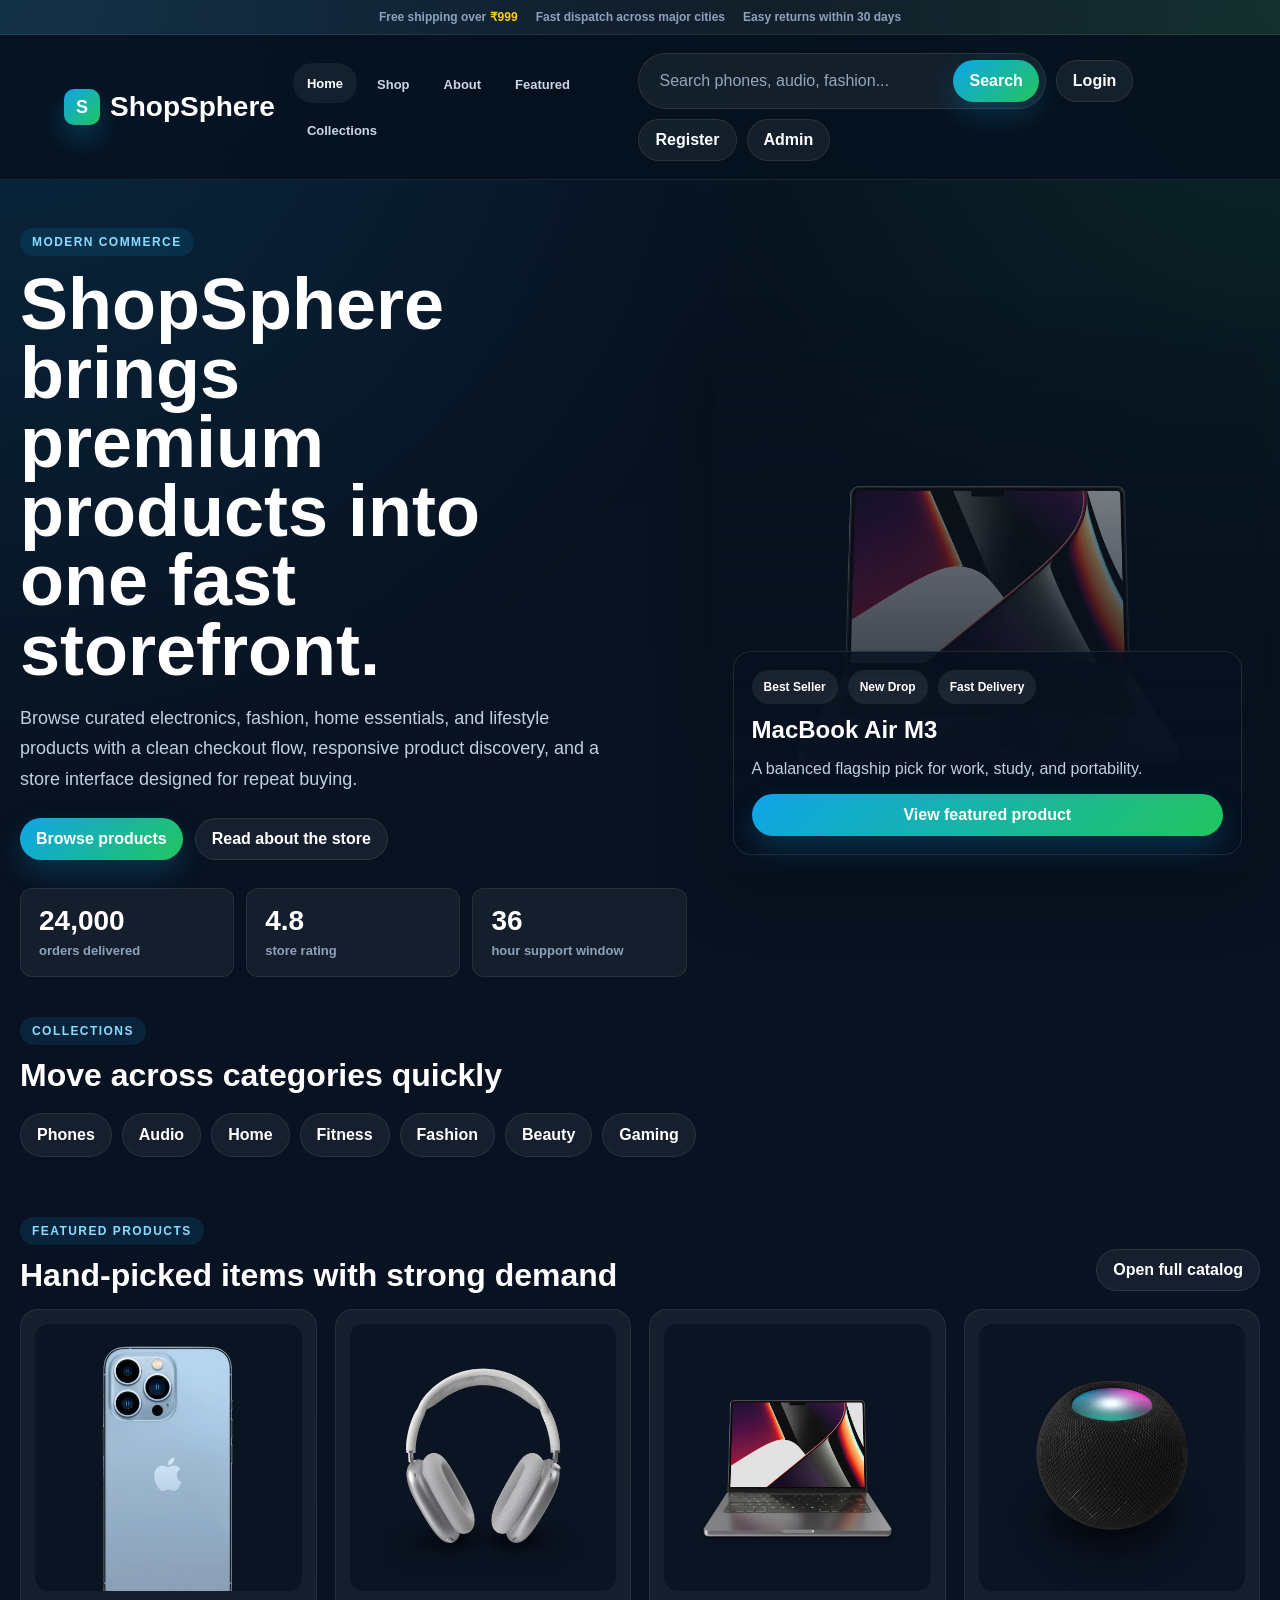
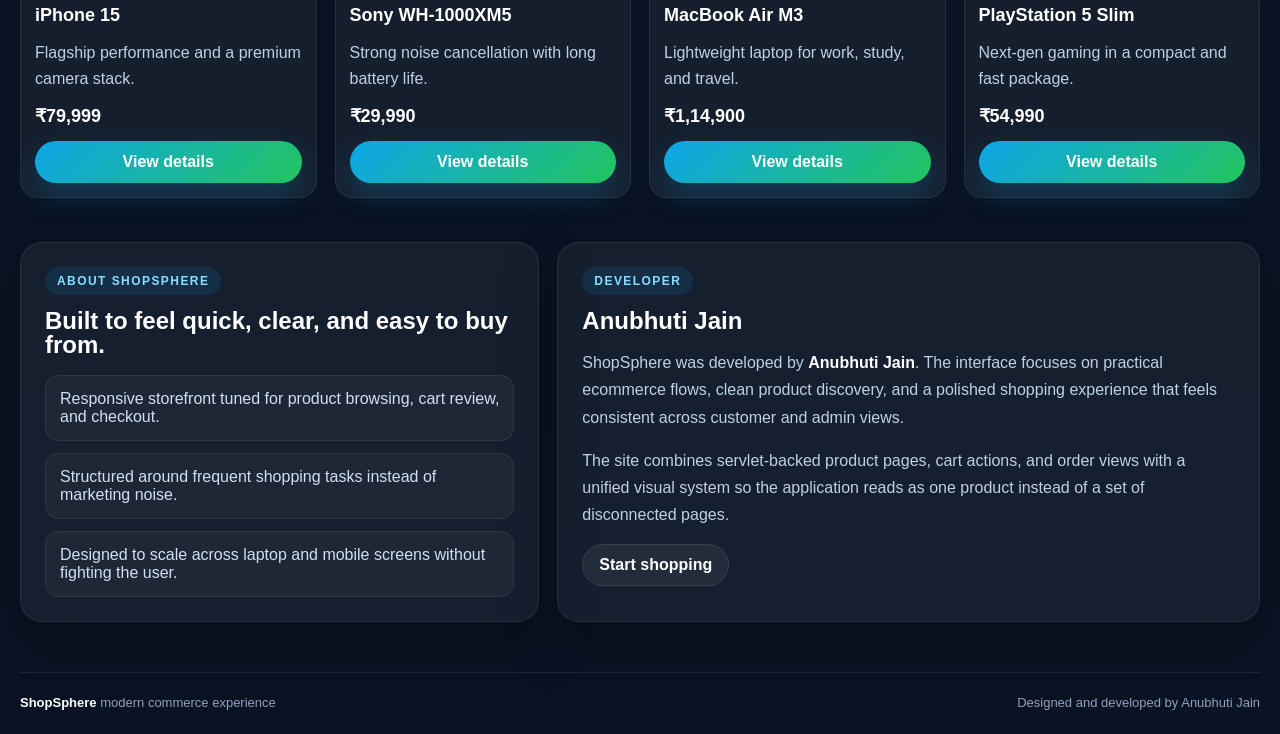
<file: src/main/webapp/index.html>
<!DOCTYPE html>
<html lang="en">
<head>
    <meta charset="UTF-8">
    <meta name="viewport" content="width=device-width, initial-scale=1.0">
    <title>ShopSphere | Modern Commerce</title>
    <style>
        :root {
            --bg: #07111f;
            --panel: #0c1728;
            --panel-soft: #111f33;
            --surface: #ffffff;
            --text: #d7e1ef;
            --muted: #8ea2bd;
            --line: rgba(255, 255, 255, 0.08);
            --accent: #22c55e;
            --accent-2: #0ea5e9;
            --accent-3: #f97316;
            --accent-4: #facc15;
            --shadow: 0 24px 60px rgba(0, 0, 0, 0.22);
            --radius: 12px;
            --max: 1240px;
        }

        * { box-sizing: border-box; }
        html {
            scroll-behavior: smooth;
            scroll-padding-top: 104px;
        }
        body {
            margin: 0;
            font-family: "Segoe UI", Inter, Arial, sans-serif;
            color: var(--text);
            background:
                radial-gradient(circle at top left, rgba(14, 165, 233, 0.16), transparent 30%),
                radial-gradient(circle at top right, rgba(34, 197, 94, 0.12), transparent 24%),
                linear-gradient(180deg, #07111f 0%, #0a1324 100%);
            opacity: 0;
            transition: opacity 180ms ease;
        }
        body.is-ready { opacity: 1; }
        a { color: inherit; text-decoration: none; }
        button, input { font: inherit; }

        .topbar {
            display: flex;
            justify-content: center;
            gap: 18px;
            padding: 10px 16px;
            background: rgba(255, 255, 255, 0.04);
            border-bottom: 1px solid var(--line);
            color: #c8d5e6;
            font-size: 12px;
            font-weight: 700;
            letter-spacing: 0;
            flex-wrap: wrap;
        }
        .topbar span { color: var(--muted); }
        .topbar strong { color: var(--accent-4); }

        .navbar {
            position: sticky;
            top: 0;
            z-index: 20;
            display: flex;
            align-items: center;
            justify-content: space-between;
            gap: 18px;
            padding: 18px 5%;
            backdrop-filter: blur(18px);
            background: rgba(7, 17, 31, 0.85);
            border-bottom: 1px solid var(--line);
        }
        .brand {
            display: inline-flex;
            align-items: center;
            gap: 10px;
            font-size: 28px;
            font-weight: 900;
            letter-spacing: 0;
            color: #fff;
        }
        .brand-mark {
            width: 36px;
            height: 36px;
            border-radius: 10px;
            display: grid;
            place-items: center;
            background: linear-gradient(135deg, var(--accent-2), var(--accent));
            color: #fff;
            font-size: 18px;
            box-shadow: 0 14px 26px rgba(14, 165, 233, 0.25);
        }
        .nav-links {
            display: flex;
            align-items: center;
            gap: 6px;
            list-style: none;
            margin: 0;
            padding: 0;
            flex-wrap: wrap;
        }
        .nav-links a {
            display: inline-flex;
            align-items: center;
            min-height: 40px;
            padding: 0 14px;
            border-radius: 999px;
            color: #cbd6e4;
            font-size: 13px;
            font-weight: 800;
            transition: background 0.2s, color 0.2s, transform 0.2s;
        }
        .nav-links a:hover,
        .nav-links a.active {
            background: rgba(255, 255, 255, 0.06);
            color: #fff;
            transform: translateY(-1px);
        }
        .nav-actions {
            display: flex;
            align-items: center;
            gap: 10px;
            flex-wrap: wrap;
        }
        .search-form {
            display: flex;
            align-items: center;
            gap: 8px;
            padding: 6px;
            border-radius: 999px;
            background: rgba(255, 255, 255, 0.06);
            border: 1px solid rgba(255, 255, 255, 0.09);
        }
        .search-form input {
            width: min(28vw, 300px);
            min-height: 36px;
            padding: 0 14px;
            border: 0;
            outline: 0;
            background: transparent;
            color: #fff;
        }
        .search-form input::placeholder { color: #96a7bc; }
        .search-form button,
        .btn,
        .auth-link,
        .cart-button {
            display: inline-flex;
            align-items: center;
            justify-content: center;
            min-height: 42px;
            padding: 0 16px;
            border-radius: 999px;
            border: 0;
            cursor: pointer;
            font-weight: 900;
            letter-spacing: 0;
            transition: transform 0.2s, box-shadow 0.2s, background 0.2s, color 0.2s;
        }
        .search-form button,
        .btn-primary,
        .cart-button {
            background: linear-gradient(135deg, var(--accent-2), var(--accent));
            color: white;
            box-shadow: 0 12px 28px rgba(14, 165, 233, 0.22);
        }
        .auth-link,
        .btn-secondary,
        .btn-light {
            background: rgba(255, 255, 255, 0.06);
            color: #fff;
            border: 1px solid rgba(255, 255, 255, 0.09);
        }
        .search-form button:hover,
        .btn:hover,
        .auth-link:hover,
        .cart-button:hover {
            transform: translateY(-2px);
        }

        .hero,
        .band,
        .section,
        .about {
            width: min(var(--max), calc(100% - 32px));
            margin: 0 auto;
        }
        .section,
        .about {
            scroll-margin-top: 104px;
        }
        .hero {
            display: grid;
            grid-template-columns: 1.1fr 0.9fr;
            gap: 28px;
            align-items: center;
            padding: 48px 0 28px;
        }
        .eyebrow {
            display: inline-flex;
            align-items: center;
            gap: 8px;
            margin: 0 0 14px;
            padding: 7px 12px;
            border-radius: 999px;
            background: rgba(14, 165, 233, 0.12);
            color: #8bdcff;
            font-size: 12px;
            font-weight: 900;
            letter-spacing: 0.12em;
            text-transform: uppercase;
        }
        .hero h1 {
            margin: 0;
            color: #fff;
            font-size: clamp(40px, 6vw, 72px);
            line-height: 0.96;
            letter-spacing: 0;
            max-width: 12ch;
        }
        .hero-copy {
            margin: 18px 0 0;
            max-width: 58ch;
            color: #bfd0e4;
            font-size: 18px;
            line-height: 1.7;
        }
        .hero-actions {
            display: flex;
            gap: 12px;
            flex-wrap: wrap;
            margin-top: 24px;
        }
        .hero-metrics {
            display: grid;
            grid-template-columns: repeat(3, minmax(0, 1fr));
            gap: 12px;
            margin-top: 28px;
        }
        .metric {
            padding: 18px;
            border-radius: var(--radius);
            background: rgba(255, 255, 255, 0.05);
            border: 1px solid var(--line);
        }
        .metric strong {
            display: block;
            color: #fff;
            font-size: 28px;
            line-height: 1;
        }
        .metric span {
            display: block;
            margin-top: 8px;
            color: var(--muted);
            font-size: 13px;
            font-weight: 700;
        }

        .hero-card {
            position: relative;
            min-height: 540px;
            border-radius: 24px;
            overflow: hidden;
            background:
                linear-gradient(180deg, rgba(7, 17, 31, 0.12), rgba(7, 17, 31, 0.88)),
                url("images/products/08-macbook.webp") center/cover;
            box-shadow: var(--shadow);
        }
        .hero-card::after {
            content: "";
            position: absolute;
            inset: 0;
            background: linear-gradient(180deg, rgba(7, 17, 31, 0.1), rgba(7, 17, 31, 0.55));
        }
        .hero-card-panel {
            position: absolute;
            left: 18px;
            right: 18px;
            bottom: 18px;
            z-index: 1;
            display: grid;
            gap: 12px;
            padding: 18px;
            border-radius: 18px;
            background: rgba(7, 17, 31, 0.82);
            border: 1px solid rgba(255, 255, 255, 0.1);
        }
        .hero-card-panel strong {
            color: #fff;
            font-size: 24px;
        }
        .hero-card-panel p {
            margin: 0;
            color: #bfd0e4;
            line-height: 1.6;
        }
        .badge-row {
            display: flex;
            gap: 10px;
            flex-wrap: wrap;
        }
        .badge {
            display: inline-flex;
            align-items: center;
            min-height: 34px;
            padding: 0 12px;
            border-radius: 999px;
            background: rgba(255, 255, 255, 0.08);
            color: #fff;
            font-size: 12px;
            font-weight: 800;
        }

        .section {
            padding: 12px 0 44px;
        }
        .section-head {
            display: flex;
            align-items: end;
            justify-content: space-between;
            gap: 16px;
            margin-bottom: 18px;
        }
        .section-head h2,
        .section-head h3,
        .about h2 {
            margin: 0;
            color: #fff;
            line-height: 1;
            letter-spacing: 0;
        }
        .section-head h2 { font-size: 32px; }
        .section-head p,
        .about p {
            color: #bfd0e4;
            line-height: 1.7;
        }
        .strip {
            display: flex;
            gap: 10px;
            overflow: auto;
            padding: 4px 0;
            scrollbar-width: none;
        }
        .strip::-webkit-scrollbar { display: none; }
        .chip {
            display: inline-flex;
            align-items: center;
            min-height: 44px;
            padding: 0 16px;
            border-radius: 999px;
            background: rgba(255, 255, 255, 0.06);
            color: #fff;
            border: 1px solid rgba(255, 255, 255, 0.08);
            font-weight: 800;
            white-space: nowrap;
        }

        .grid {
            display: grid;
            grid-template-columns: repeat(4, minmax(0, 1fr));
            gap: 18px;
        }
        .product {
            display: flex;
            flex-direction: column;
            gap: 14px;
            padding: 14px;
            border-radius: 18px;
            background: rgba(255, 255, 255, 0.05);
            border: 1px solid var(--line);
            transition: transform 0.2s, border-color 0.2s, background 0.2s;
        }
        .product:hover {
            transform: translateY(-4px);
            background: rgba(255, 255, 255, 0.08);
            border-color: rgba(14, 165, 233, 0.24);
        }
        .product img {
            width: 100%;
            aspect-ratio: 1 / 1;
            object-fit: cover;
            border-radius: 14px;
            background: #0b1423;
        }
        .product h3 {
            margin: 0;
            color: #fff;
            font-size: 18px;
        }
        .product p { margin: 0; color: #bfd0e4; line-height: 1.6; }
        .price {
            color: #fff;
            font-size: 18px;
            font-weight: 900;
        }
        .product .btn {
            width: 100%;
            min-height: 42px;
        }

        .about {
            display: grid;
            grid-template-columns: 0.85fr 1.15fr;
            gap: 18px;
            padding-bottom: 50px;
        }
        .about-card,
        .about-copy {
            padding: 24px;
            border-radius: 22px;
            background: rgba(255, 255, 255, 0.05);
            border: 1px solid var(--line);
            box-shadow: var(--shadow);
        }
        .about-card h3,
        .about-copy h2 { margin-top: 0; }
        .about-list {
            display: grid;
            gap: 12px;
            margin: 18px 0 0;
            padding: 0;
            list-style: none;
        }
        .about-list li {
            padding: 14px;
            border-radius: 14px;
            background: rgba(255, 255, 255, 0.04);
            border: 1px solid rgba(255, 255, 255, 0.07);
            color: #cfe0f3;
        }
        .about-copy strong { color: #fff; }

        .footer {
            width: min(var(--max), calc(100% - 32px));
            margin: 0 auto 24px;
            padding: 22px 0 0;
            border-top: 1px solid var(--line);
            color: #8ea2bd;
            font-size: 13px;
            display: flex;
            justify-content: space-between;
            gap: 16px;
            flex-wrap: wrap;
        }
        .footer strong { color: #fff; }

        .reveal {
            opacity: 0;
            transform: translateY(18px);
            transition: opacity 0.6s ease, transform 0.6s ease;
        }
        .reveal.is-visible {
            opacity: 1;
            transform: translateY(0);
        }

        @media (max-width: 1080px) {
            .hero, .about { grid-template-columns: 1fr; }
            .grid { grid-template-columns: repeat(2, minmax(0, 1fr)); }
        }
        @media (max-width: 760px) {
            .navbar { padding: 14px 4%; }
            .nav-links { display: none; }
            .search-form input { width: 42vw; }
            .hero { padding-top: 28px; }
            .hero h1 { max-width: 100%; }
            .hero-metrics { grid-template-columns: 1fr; }
            .grid { grid-template-columns: 1fr; }
            .hero-card { min-height: 420px; }
            .section-head { align-items: start; flex-direction: column; }
        }
    </style>
</head>
<body>
<div class="topbar">
    <span>Free shipping over <strong>&#8377;999</strong></span>
    <span>Fast dispatch across major cities</span>
    <span>Easy returns within 30 days</span>
</div>

<nav class="navbar">
    <a class="brand" href="index.html">
        <span class="brand-mark">S</span>
        <span>ShopSphere</span>
    </a>

    <ul class="nav-links">
        <li><a class="active" href="index.html">Home</a></li>
        <li><a href="ProductServlet">Shop</a></li>
        <li><a href="#about">About</a></li>
        <li><a href="#featured">Featured</a></li>
        <li><a href="#collections">Collections</a></li>
    </ul>

    <div class="nav-actions">
        <form class="search-form" action="ProductServlet" method="get" aria-label="Search products">
            <input type="text" name="keyword" placeholder="Search phones, audio, fashion...">
            <button type="submit">Search</button>
        </form>
        <a class="auth-link" href="u_login.html">Login</a>
        <a class="auth-link" href="u_register.html">Register</a>
        <a class="auth-link" href="login.jsp">Admin</a>

    </div>
</nav>

<main>
    <section class="hero reveal">
        <div>
            <div class="eyebrow">Modern commerce</div>
            <h1>ShopSphere brings premium products into one fast storefront.</h1>
            <p class="hero-copy">
                Browse curated electronics, fashion, home essentials, and lifestyle products with a clean checkout flow, responsive product discovery, and a store interface designed for repeat buying.
            </p>
            <div class="hero-actions">
                <a class="btn btn-primary" href="#collections">Browse products</a>
                <a class="btn btn-secondary" href="#about">Read about the store</a>
            </div>
            <div class="hero-metrics">
                <div class="metric"><strong data-count="24000">0</strong><span>orders delivered</span></div>
                <div class="metric"><strong data-count="4.8">0</strong><span>store rating</span></div>
                <div class="metric"><strong data-count="36">0</strong><span>hour support window</span></div>
            </div>
        </div>

        <div class="hero-card" aria-label="Featured product preview">
            <div class="hero-card-panel">
                <div class="badge-row">
                    <span class="badge" id="heroBadge">Best Seller</span>
                    <span class="badge">New Drop</span>
                    <span class="badge">Fast Delivery</span>
                </div>
                <strong id="heroTitle">MacBook Air M3</strong>
                <p id="heroCopy">A balanced flagship pick for work, study, and portability.</p>
                <a class="btn btn-primary" id="heroLink" href="ProductDetailsServlet?id=8">View featured product</a>
            </div>
        </div>
    </section>

    <section class="section reveal" id="collections">
        <div class="section-head">
            <div>
                <div class="eyebrow">Collections</div>
                <h2>Move across categories quickly</h2>
            </div>
        </div>
        <div class="strip">
            <a class="chip" href="ProductServlet?keyword=phone">Phones</a>
            <a class="chip" href="ProductServlet?keyword=audio">Audio</a>
            <a class="chip" href="ProductServlet?keyword=home">Home</a>
            <a class="chip" href="ProductServlet?keyword=fitness">Fitness</a>
            <a class="chip" href="ProductServlet?keyword=fashion">Fashion</a>
            <a class="chip" href="ProductServlet?keyword=beauty">Beauty</a>
            <a class="chip" href="ProductServlet?keyword=gaming">Gaming</a>
        </div>
    </section>

    <section class="section reveal" id="featured">
        <div class="section-head">
            <div>
                <div class="eyebrow">Featured products</div>
                <h2>Hand-picked items with strong demand</h2>
            </div>
            <a class="btn btn-secondary" href="ProductServlet">Open full catalog</a>
        </div>

        <div class="grid">
            <article class="product">
                <img src="images/products/01-iphone-15.webp" alt="Apple iPhone 15">
                <h3>iPhone 15</h3>
                <p>Flagship performance and a premium camera stack.</p>
                <div class="price">&#8377;79,999</div>
                <a class="btn btn-primary" href="ProductDetailsServlet?id=1">View details</a>
            </article>
            <article class="product">
                <img src="images/products/06-sony-xm5.webp" alt="Sony WH-1000XM5">
                <h3>Sony WH-1000XM5</h3>
                <p>Strong noise cancellation with long battery life.</p>
                <div class="price">&#8377;29,990</div>
                <a class="btn btn-primary" href="ProductDetailsServlet?id=6">View details</a>
            </article>
            <article class="product">
                <img src="images/products/08-macbook.webp" alt="MacBook Air M3">
                <h3>MacBook Air M3</h3>
                <p>Lightweight laptop for work, study, and travel.</p>
                <div class="price">&#8377;1,14,900</div>
                <a class="btn btn-primary" href="ProductDetailsServlet?id=8">View details</a>
            </article>
            <article class="product">
                <img src="images/products/22-ps5.webp" alt="PlayStation 5 Slim">
                <h3>PlayStation 5 Slim</h3>
                <p>Next-gen gaming in a compact and fast package.</p>
                <div class="price">&#8377;54,990</div>
                <a class="btn btn-primary" href="ProductDetailsServlet?id=22">View details</a>
            </article>
        </div>
    </section>

    <section class="about reveal" id="about">
        <div class="about-card">
            <div class="eyebrow">About ShopSphere</div>
            <h2>Built to feel quick, clear, and easy to buy from.</h2>
            <ul class="about-list">
                <li>Responsive storefront tuned for product browsing, cart review, and checkout.</li>
                <li>Structured around frequent shopping tasks instead of marketing noise.</li>
                <li>Designed to scale across laptop and mobile screens without fighting the user.</li>
            </ul>
        </div>
        <div class="about-copy">
            <div class="eyebrow">Developer</div>
            <h2>Anubhuti Jain</h2>
            <p>
                ShopSphere was developed by <strong>Anubhuti Jain</strong>. The interface focuses on practical ecommerce flows, clean product discovery, and a polished shopping experience that feels consistent across customer and admin views.
            </p>
            <p>
                The site combines servlet-backed product pages, cart actions, and order views with a unified visual system so the application reads as one product instead of a set of disconnected pages.
            </p>
            <a class="btn btn-secondary" href="u_login.html">Start shopping</a>
        </div>
    </section>
</main>

<footer class="footer">
    <span><strong>ShopSphere</strong> modern commerce experience</span>
    <span>Designed and developed by Anubhuti Jain</span>
</footer>

<script>
(function () {
    document.body.classList.add("is-ready");

    const hero = [
        {
            badge: "Best Seller",
            title: "MacBook Air M3",
            copy: "A balanced flagship pick for work, study, and portability.",
            href: "ProductDetailsServlet?id=8"
        },
        {
            badge: "Trending",
            title: "Sony WH-1000XM5",
            copy: "Premium sound and reliable noise cancellation.",
            href: "ProductDetailsServlet?id=6"
        },
        {
            badge: "Top Deal",
            title: "PlayStation 5 Slim",
            copy: "Modern gaming hardware with a compact footprint.",
            href: "ProductDetailsServlet?id=22"
        }
    ];

    let index = 0;
    const badge = document.getElementById("heroBadge");
    const title = document.getElementById("heroTitle");
    const copy = document.getElementById("heroCopy");
    const link = document.getElementById("heroLink");

    setInterval(function () {
        index = (index + 1) % hero.length;
        badge.textContent = hero[index].badge;
        title.textContent = hero[index].title;
        copy.textContent = hero[index].copy;
        link.href = hero[index].href;
    }, 4200);

    const counters = document.querySelectorAll("[data-count]");
    counters.forEach(function (counter) {
        const target = parseFloat(counter.getAttribute("data-count"));
        const isDecimal = String(target).indexOf(".") !== -1;
        let current = 0;
        const step = target / 60;
        const tick = setInterval(function () {
            current += step;
            if (current >= target) {
                current = target;
                clearInterval(tick);
            }
            counter.textContent = isDecimal ? current.toFixed(1) : Math.round(current).toLocaleString();
        }, 18);
    });

    const observer = new IntersectionObserver(function (entries) {
        entries.forEach(function (entry) {
            if (entry.isIntersecting) {
                entry.target.classList.add("is-visible");
            }
        });
    }, { threshold: 0.14 });

    document.querySelectorAll(".reveal").forEach(function (node) {
        observer.observe(node);
    });

    document.addEventListener("click", function (event) {
        const link = event.target.closest("a[href]");
        if (!link || link.target || link.hasAttribute("download")) {
            return;
        }

        const url = new URL(link.href, window.location.href);
        const samePage = url.origin === window.location.origin
            && url.pathname === window.location.pathname
            && url.search === window.location.search;

        if (samePage && url.hash) {
            return;
        }

        if (url.origin !== window.location.origin || url.href === window.location.href) {
            return;
        }

        event.preventDefault();
        document.body.classList.remove("is-ready");
        window.setTimeout(function () {
            window.location.href = url.href;
        }, 140);
    });
})();
</script>
</body>
</html>
</file>
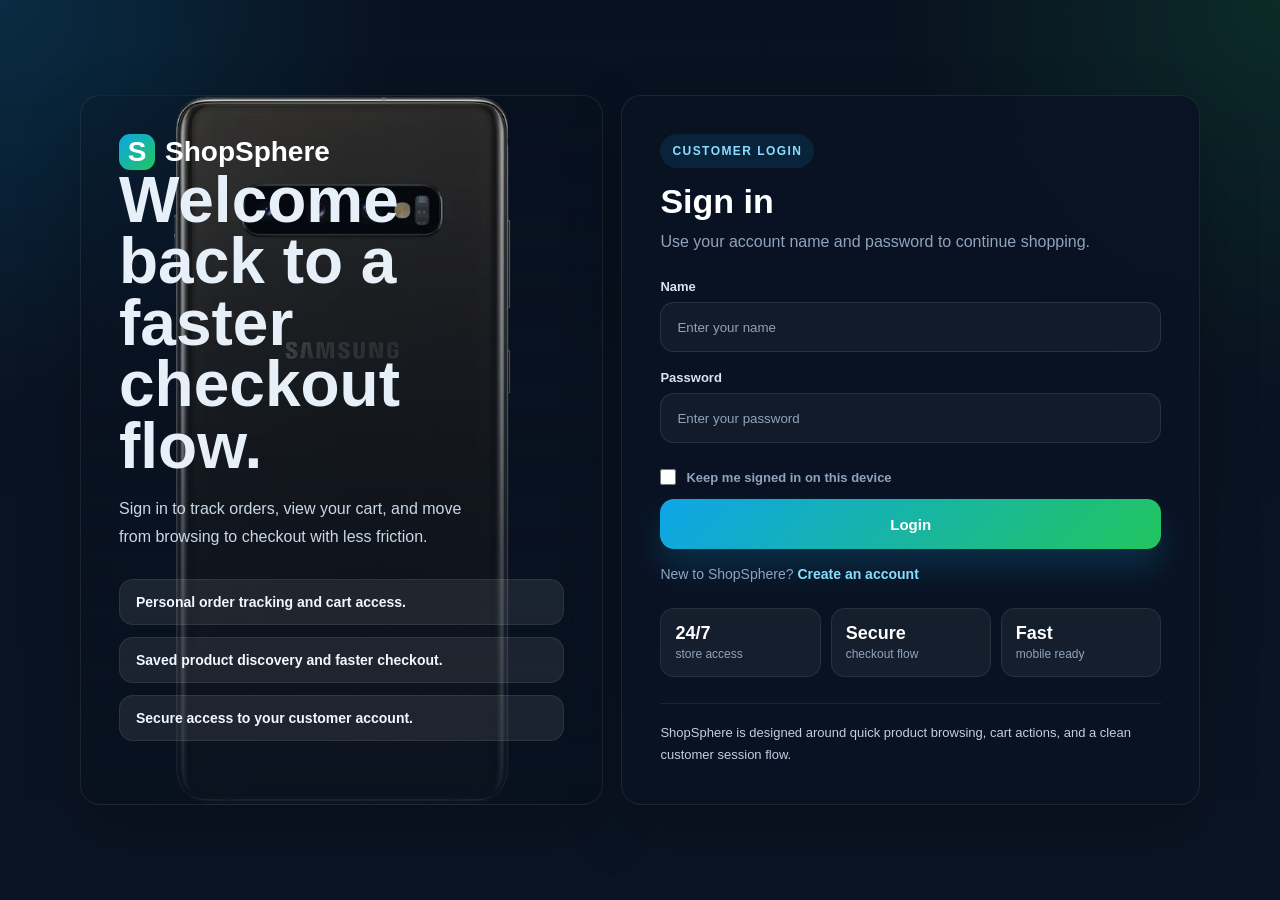
<file: src/main/webapp/u_login.html>
<!DOCTYPE html>
<html lang="en">
<head>
    <meta charset="UTF-8">
    <meta name="viewport" content="width=device-width, initial-scale=1.0">
    <title>Login | ShopSphere</title>
    <style>
        :root {
            --bg: #08111f;
            --panel: rgba(10, 19, 35, 0.88);
            --line: rgba(255, 255, 255, 0.08);
            --text: #e7eff9;
            --muted: #8fa4bc;
            --accent: #0ea5e9;
            --accent-2: #22c55e;
            --radius: 20px;
        }
        * { box-sizing: border-box; }
        body {
            margin: 0;
            min-height: 100vh;
            display: grid;
            place-items: center;
            font-family: "Segoe UI", Arial, sans-serif;
            color: var(--text);
            background:
                radial-gradient(circle at top left, rgba(14, 165, 233, 0.18), transparent 26%),
                radial-gradient(circle at top right, rgba(34, 197, 94, 0.14), transparent 25%),
                linear-gradient(180deg, #08111f 0%, #0b1424 100%);
            opacity: 0;
            transition: opacity 180ms ease;
        }
        body.is-ready { opacity: 1; }
        a { color: inherit; text-decoration: none; }
        .shell {
            width: min(1120px, calc(100% - 32px));
            display: grid;
            grid-template-columns: 0.95fr 1.05fr;
            gap: 18px;
        }
        .brand-panel,
        .form-panel {
            border-radius: var(--radius);
            border: 1px solid var(--line);
            background: var(--panel);
            backdrop-filter: blur(18px);
            box-shadow: 0 24px 60px rgba(0, 0, 0, 0.22);
            overflow: hidden;
        }
        .brand-panel {
            padding: 38px;
            display: flex;
            flex-direction: column;
            justify-content: space-between;
            min-height: 560px;
            background:
                linear-gradient(180deg, rgba(8, 17, 31, 0.18), rgba(8, 17, 31, 0.92)),
                url("images/products/05-samsung-s24.webp") center/cover;
        }
        .brand-mark {
            display: inline-flex;
            align-items: center;
            gap: 10px;
            font-size: 28px;
            font-weight: 900;
            color: #fff;
        }
        .brand-dot {
            width: 36px;
            height: 36px;
            border-radius: 11px;
            display: grid;
            place-items: center;
            background: linear-gradient(135deg, var(--accent), var(--accent-2));
        }
        .brand-panel h1 {
            margin: 0;
            max-width: 12ch;
            font-size: clamp(38px, 5vw, 64px);
            line-height: 0.96;
            letter-spacing: 0;
        }
        .brand-panel p {
            max-width: 40ch;
            margin: 18px 0 0;
            color: #c8d7ea;
            line-height: 1.75;
        }
        .feature-list {
            display: grid;
            gap: 12px;
            margin-top: 28px;
            padding: 0;
            list-style: none;
        }
        .feature-list li {
            padding: 14px 16px;
            border-radius: 14px;
            background: rgba(255, 255, 255, 0.08);
            border: 1px solid rgba(255, 255, 255, 0.08);
            color: #f1f7ff;
            font-size: 14px;
            font-weight: 700;
        }
        .form-panel {
            padding: 38px;
        }
        .eyebrow {
            display: inline-flex;
            align-items: center;
            min-height: 34px;
            padding: 0 12px;
            border-radius: 999px;
            background: rgba(14, 165, 233, 0.12);
            color: #8bdcff;
            font-size: 12px;
            font-weight: 900;
            letter-spacing: 0.12em;
            text-transform: uppercase;
        }
        .form-panel h2 {
            margin: 14px 0 8px;
            font-size: 34px;
            color: #fff;
        }
        .form-panel p {
            margin: 0 0 24px;
            color: var(--muted);
            line-height: 1.65;
        }
        form { display: grid; gap: 18px; }
        .field {
            display: grid;
            gap: 8px;
        }
        label {
            font-size: 13px;
            font-weight: 800;
            color: #d8e4f2;
        }
        input {
            min-height: 50px;
            padding: 0 16px;
            border-radius: 14px;
            border: 1px solid rgba(255, 255, 255, 0.1);
            background: rgba(255, 255, 255, 0.04);
            color: #fff;
            outline: none;
        }
        input::placeholder { color: #8fa4bc; }
        input:focus {
            border-color: rgba(14, 165, 233, 0.7);
            box-shadow: 0 0 0 4px rgba(14, 165, 233, 0.14);
        }
        .actions {
            display: grid;
            gap: 14px;
            margin-top: 8px;
        }
        .remember-row {
            display:flex;
            align-items:center;
            gap:10px;
            color:var(--muted);
            font-size:13px;
        }
        .remember-row input {
            min-height:auto;
            width:16px;
            height:16px;
            margin:0;
            accent-color: var(--accent);
        }
        .btn {
            display: inline-flex;
            align-items: center;
            justify-content: center;
            min-height: 50px;
            padding: 0 18px;
            border-radius: 14px;
            border: 0;
            cursor: pointer;
            font-size: 15px;
            font-weight: 900;
            letter-spacing: 0;
            transition: transform 0.2s, box-shadow 0.2s;
        }
        .btn-primary {
            color: #fff;
            background: linear-gradient(135deg, var(--accent), var(--accent-2));
            box-shadow: 0 18px 34px rgba(14, 165, 233, 0.2);
        }
        .btn:hover { transform: translateY(-2px); }
        .switch {
            color: var(--muted);
            font-size: 14px;
            line-height: 1.6;
        }
        .switch a { color: #8bdcff; font-weight: 800; }
        .summary {
            display: grid;
            grid-template-columns: repeat(3, minmax(0, 1fr));
            gap: 10px;
            margin-top: 22px;
        }
        .mini {
            padding: 14px;
            border-radius: 14px;
            background: rgba(255, 255, 255, 0.05);
            border: 1px solid var(--line);
        }
        .mini strong { display: block; color: #fff; font-size: 18px; }
        .mini span { color: var(--muted); font-size: 12px; }
        .hero-note {
            margin-top: 26px;
            padding-top: 18px;
            border-top: 1px solid var(--line);
            color: #bfd0e4;
            font-size: 13px;
            line-height: 1.7;
        }
        @media (max-width: 980px) {
            .shell { grid-template-columns: 1fr; }
            .brand-panel { min-height: 380px; }
        }
    </style>
</head>
<body>
<main class="shell">
    <section class="brand-panel">
        <div>
            <a class="brand-mark" href="index.html">
                <span class="brand-dot">S</span>
                <span>ShopSphere</span>
            </a>
            <h1>Welcome back to a faster checkout flow.</h1>
            <p>Sign in to track orders, view your cart, and move from browsing to checkout with less friction.</p>
            <ul class="feature-list">
                <li>Personal order tracking and cart access.</li>
                <li>Saved product discovery and faster checkout.</li>
                <li>Secure access to your customer account.</li>
            </ul>
        </div>
    </section>

    <section class="form-panel">
        <div class="eyebrow">Customer login</div>
        <h2>Sign in</h2>
        <p>Use your account name and password to continue shopping.</p>

        <form action="u_login.jsp" method="post" id="loginForm">
            <div class="field">
                <label for="login">Name</label>
                <input id="login" type="text" name="login" placeholder="Enter your name" required>
            </div>

            <div class="field">
                <label for="password">Password</label>
                <input id="password" type="password" name="password" placeholder="Enter your password" required>
            </div>

            <div class="actions">
                <label class="remember-row">
                    <input type="checkbox" name="remember_me" id="rememberMe">
                    <span>Keep me signed in on this device</span>
                </label>
                <button class="btn btn-primary" type="submit" name="submit">Login</button>
                <div class="switch">
                    New to ShopSphere? <a href="u_register.html">Create an account</a>
                </div>
            </div>
        </form>

        <div class="summary">
            <div class="mini"><strong>24/7</strong><span>store access</span></div>
            <div class="mini"><strong>Secure</strong><span>checkout flow</span></div>
            <div class="mini"><strong>Fast</strong><span>mobile ready</span></div>
        </div>

        <div class="hero-note">
            ShopSphere is designed around quick product browsing, cart actions, and a clean customer session flow.
        </div>
    </section>
</main>

<script>
document.getElementById("loginForm").addEventListener("submit", function () {
    const btn = this.querySelector("button[type='submit']");
    btn.textContent = "Signing in...";
});
document.body.classList.add("is-ready");

(function () {
    const loginInput = document.getElementById("login");
    const rememberMe = document.getElementById("rememberMe");
    const savedName = localStorage.getItem("shopsphere_saved_name");

    if (savedName) {
        loginInput.value = savedName;
        rememberMe.checked = true;
    }

    loginInput.addEventListener("input", function () {
        localStorage.setItem("shopsphere_saved_name", loginInput.value.trim());
    });

    rememberMe.addEventListener("change", function () {
        if (!rememberMe.checked) {
            localStorage.removeItem("shopsphere_saved_name");
        } else if (loginInput.value.trim()) {
            localStorage.setItem("shopsphere_saved_name", loginInput.value.trim());
        }
    });
})();
</script>
</body>
</html>
</file>
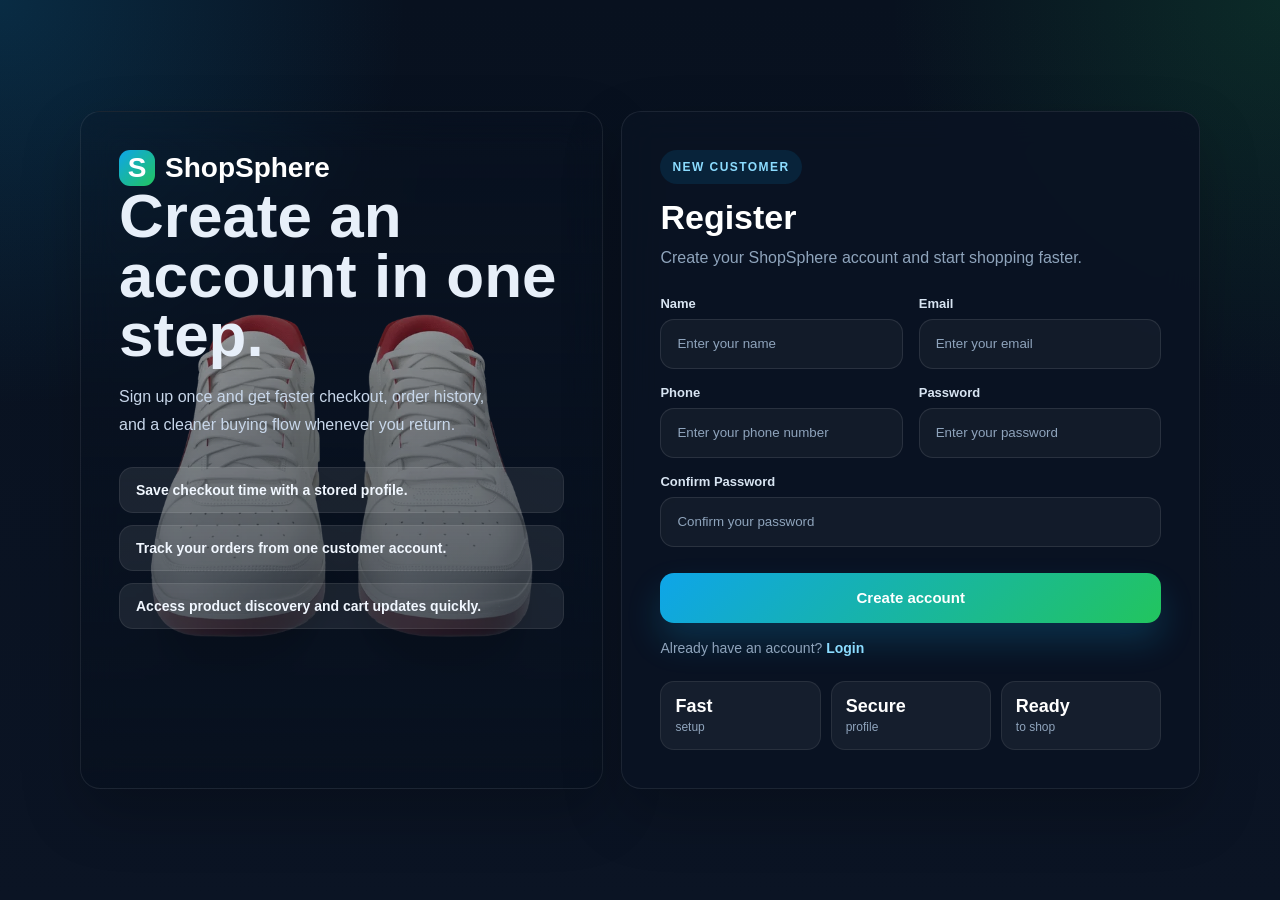
<file: src/main/webapp/u_register.html>
<!DOCTYPE html>
<html lang="en">
<head>
    <meta charset="UTF-8">
    <meta name="viewport" content="width=device-width, initial-scale=1.0">
    <title>Register | ShopSphere</title>
    <style>
        :root {
            --bg: #08111f;
            --panel: rgba(10, 19, 35, 0.88);
            --line: rgba(255, 255, 255, 0.08);
            --text: #e7eff9;
            --muted: #8fa4bc;
            --accent: #0ea5e9;
            --accent-2: #22c55e;
            --radius: 20px;
        }
        * { box-sizing: border-box; }
        body {
            margin: 0;
            min-height: 100vh;
            display: grid;
            place-items: center;
            font-family: "Segoe UI", Arial, sans-serif;
            color: var(--text);
            background:
                radial-gradient(circle at top left, rgba(14, 165, 233, 0.18), transparent 26%),
                radial-gradient(circle at top right, rgba(34, 197, 94, 0.14), transparent 25%),
                linear-gradient(180deg, #08111f 0%, #0b1424 100%);
            opacity: 0;
            transition: opacity 180ms ease;
        }
        body.is-ready { opacity: 1; }
        a { color: inherit; text-decoration: none; }
        .shell {
            width: min(1120px, calc(100% - 32px));
            display: grid;
            grid-template-columns: 0.95fr 1.05fr;
            gap: 18px;
        }
        .brand-panel,
        .form-panel {
            border-radius: var(--radius);
            border: 1px solid var(--line);
            background: var(--panel);
            backdrop-filter: blur(18px);
            box-shadow: 0 24px 60px rgba(0, 0, 0, 0.22);
            overflow: hidden;
        }
        .brand-panel {
            padding: 38px;
            display: flex;
            flex-direction: column;
            justify-content: space-between;
            min-height: 620px;
            background:
                linear-gradient(180deg, rgba(8, 17, 31, 0.18), rgba(8, 17, 31, 0.92)),
                url("images/products/11-nike-airmax.webp") center/cover;
        }
        .brand-mark {
            display: inline-flex;
            align-items: center;
            gap: 10px;
            font-size: 28px;
            font-weight: 900;
            color: #fff;
        }
        .brand-dot {
            width: 36px;
            height: 36px;
            border-radius: 11px;
            display: grid;
            place-items: center;
            background: linear-gradient(135deg, var(--accent), var(--accent-2));
        }
        .brand-panel h1 {
            margin: 0;
            max-width: 13ch;
            font-size: clamp(38px, 5vw, 62px);
            line-height: 0.96;
            letter-spacing: 0;
        }
        .brand-panel p {
            max-width: 42ch;
            margin: 18px 0 0;
            color: #c8d7ea;
            line-height: 1.75;
        }
        .feature-list {
            display: grid;
            gap: 12px;
            margin-top: 28px;
            padding: 0;
            list-style: none;
        }
        .feature-list li {
            padding: 14px 16px;
            border-radius: 14px;
            background: rgba(255, 255, 255, 0.08);
            border: 1px solid rgba(255, 255, 255, 0.08);
            color: #f1f7ff;
            font-size: 14px;
            font-weight: 700;
        }
        .form-panel {
            padding: 38px;
        }
        .eyebrow {
            display: inline-flex;
            align-items: center;
            min-height: 34px;
            padding: 0 12px;
            border-radius: 999px;
            background: rgba(14, 165, 233, 0.12);
            color: #8bdcff;
            font-size: 12px;
            font-weight: 900;
            letter-spacing: 0.12em;
            text-transform: uppercase;
        }
        .form-panel h2 {
            margin: 14px 0 8px;
            font-size: 34px;
            color: #fff;
        }
        .form-panel p {
            margin: 0 0 24px;
            color: var(--muted);
            line-height: 1.65;
        }
        form { display: grid; gap: 18px; }
        .grid {
            display: grid;
            grid-template-columns: repeat(2, minmax(0, 1fr));
            gap: 16px;
        }
        .field { display: grid; gap: 8px; }
        .full { grid-column: 1 / -1; }
        label {
            font-size: 13px;
            font-weight: 800;
            color: #d8e4f2;
        }
        input {
            min-height: 50px;
            padding: 0 16px;
            border-radius: 14px;
            border: 1px solid rgba(255, 255, 255, 0.1);
            background: rgba(255, 255, 255, 0.04);
            color: #fff;
            outline: none;
        }
        input::placeholder { color: #8fa4bc; }
        input:focus {
            border-color: rgba(14, 165, 233, 0.7);
            box-shadow: 0 0 0 4px rgba(14, 165, 233, 0.14);
        }
        .actions {
            display: grid;
            gap: 14px;
            margin-top: 8px;
        }
        .btn {
            display: inline-flex;
            align-items: center;
            justify-content: center;
            min-height: 50px;
            padding: 0 18px;
            border-radius: 14px;
            border: 0;
            cursor: pointer;
            font-size: 15px;
            font-weight: 900;
            letter-spacing: 0;
            transition: transform 0.2s, box-shadow 0.2s;
        }
        .btn-primary {
            color: #fff;
            background: linear-gradient(135deg, var(--accent), var(--accent-2));
            box-shadow: 0 18px 34px rgba(14, 165, 233, 0.2);
        }
        .btn:hover { transform: translateY(-2px); }
        .switch {
            color: var(--muted);
            font-size: 14px;
            line-height: 1.6;
        }
        .switch a { color: #8bdcff; font-weight: 800; }
        .summary {
            display: grid;
            grid-template-columns: repeat(3, minmax(0, 1fr));
            gap: 10px;
            margin-top: 22px;
        }
        .mini {
            padding: 14px;
            border-radius: 14px;
            background: rgba(255, 255, 255, 0.05);
            border: 1px solid var(--line);
        }
        .mini strong { display: block; color: #fff; font-size: 18px; }
        .mini span { color: var(--muted); font-size: 12px; }
        @media (max-width: 980px) {
            .shell { grid-template-columns: 1fr; }
            .brand-panel { min-height: 380px; }
            .grid { grid-template-columns: 1fr; }
            .full { grid-column: auto; }
        }
    </style>
</head>
<body>
<main class="shell">
    <section class="brand-panel">
        <div>
            <a class="brand-mark" href="index.html">
                <span class="brand-dot">S</span>
                <span>ShopSphere</span>
            </a>
            <h1>Create an account in one step.</h1>
            <p>Sign up once and get faster checkout, order history, and a cleaner buying flow whenever you return.</p>
            <ul class="feature-list">
                <li>Save checkout time with a stored profile.</li>
                <li>Track your orders from one customer account.</li>
                <li>Access product discovery and cart updates quickly.</li>
            </ul>
        </div>
    </section>

    <section class="form-panel">
        <div class="eyebrow">New customer</div>
        <h2>Register</h2>
        <p>Create your ShopSphere account and start shopping faster.</p>

        <form action="u_register.jsp" method="post" id="registerForm">
            <div class="grid">
                <div class="field">
                    <label for="name">Name</label>
                    <input id="name" type="text" name="name" placeholder="Enter your name" required>
                </div>
                <div class="field">
                    <label for="email">Email</label>
                    <input id="email" type="email" name="email" placeholder="Enter your email" required>
                </div>
                <div class="field">
                    <label for="phone">Phone</label>
                    <input id="phone" type="text" name="phone" placeholder="Enter your phone number" required>
                </div>
                <div class="field">
                    <label for="password">Password</label>
                    <input id="password" type="password" name="password" placeholder="Enter your password" minlength="6" required>
                </div>
                <div class="field full">
                    <label for="confirm_password">Confirm Password</label>
                    <input id="confirm_password" type="password" name="confirm_password" placeholder="Confirm your password" minlength="6" required>
                </div>
            </div>

            <div class="actions">
                <button class="btn btn-primary" type="submit" name="register">Create account</button>
                <div class="switch">
                    Already have an account? <a href="u_login.html">Login</a>
                </div>
            </div>
        </form>

        <div class="summary">
            <div class="mini"><strong>Fast</strong><span>setup</span></div>
            <div class="mini"><strong>Secure</strong><span>profile</span></div>
            <div class="mini"><strong>Ready</strong><span>to shop</span></div>
        </div>
    </section>
</main>

<script>
document.getElementById("registerForm").addEventListener("submit", function () {
    const btn = this.querySelector("button[type='submit']");
    btn.textContent = "Creating account...";
    document.body.classList.remove("is-ready");
});
document.body.classList.add("is-ready");
</script>
</body>
</html>
</file>
